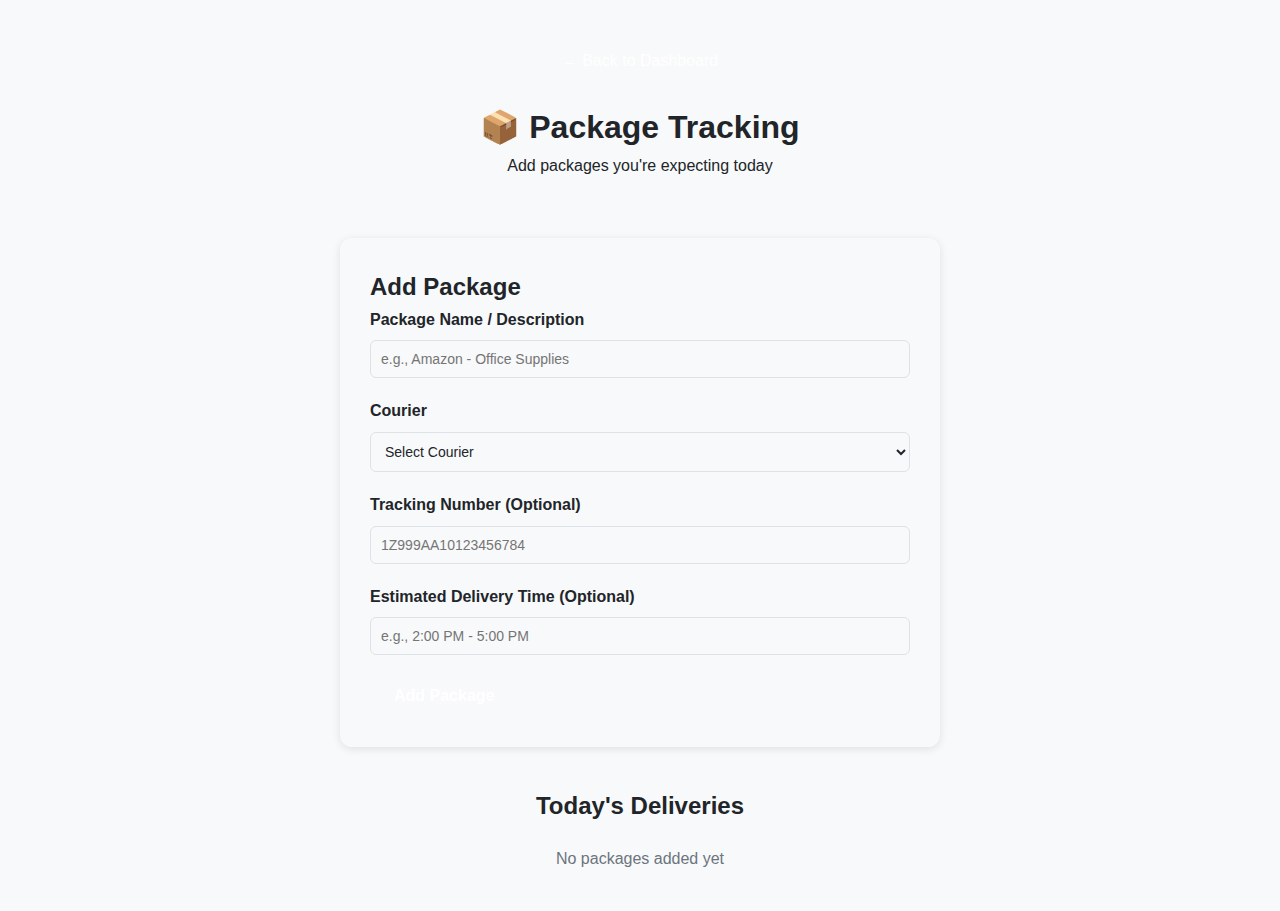
<file: public/packages.html>
<!DOCTYPE html>
<html lang="en">
<head>
    <meta charset="UTF-8">
    <meta name="viewport" content="width=device-width, initial-scale=1.0">
    <title>Package Tracking - Briefing</title>
    <link rel="stylesheet" href="css/styles.css">
    <style>
        .package-form {
            max-width: 600px;
            margin: 40px auto;
            padding: 30px;
            background: var(--card-bg);
            border-radius: 12px;
            box-shadow: 0 2px 8px rgba(0,0,0,0.1);
        }
        .form-group {
            margin-bottom: 20px;
        }
        .form-group label {
            display: block;
            margin-bottom: 8px;
            font-weight: 600;
            color: var(--text-primary);
        }
        .form-group input,
        .form-group select {
            width: 100%;
            padding: 10px;
            border: 1px solid var(--border-color);
            border-radius: 6px;
            background: var(--bg-primary);
            color: var(--text-primary);
            font-size: 14px;
        }
        .btn-add {
            background: var(--accent-color);
            color: white;
            padding: 12px 24px;
            border: none;
            border-radius: 6px;
            cursor: pointer;
            font-size: 16px;
            font-weight: 600;
        }
        .btn-add:hover {
            opacity: 0.9;
        }
        .package-list {
            max-width: 800px;
            margin: 40px auto;
        }
        .package-item {
            background: var(--card-bg);
            padding: 20px;
            margin-bottom: 15px;
            border-radius: 8px;
            display: flex;
            justify-content: space-between;
            align-items: center;
        }
        .package-info h3 {
            margin: 0 0 8px 0;
            color: var(--text-primary);
        }
        .package-info p {
            margin: 4px 0;
            color: var(--text-secondary);
            font-size: 14px;
        }
        .btn-delete {
            background: #dc3545;
            color: white;
            padding: 8px 16px;
            border: none;
            border-radius: 6px;
            cursor: pointer;
        }
        .btn-delete:hover {
            background: #c82333;
        }
        .page-header {
            text-align: center;
            padding: 40px 20px 20px;
        }
        .btn-back {
            display: inline-block;
            margin-bottom: 20px;
            padding: 8px 16px;
            background: var(--accent-color);
            color: white;
            text-decoration: none;
            border-radius: 6px;
        }
    </style>
</head>
<body>
    <div class="page-header">
        <a href="/" class="btn-back">← Back to Dashboard</a>
        <h1>📦 Package Tracking</h1>
        <p>Add packages you're expecting today</p>
    </div>

    <div class="package-form">
        <h2>Add Package</h2>
        <form id="packageForm">
            <div class="form-group">
                <label for="packageName">Package Name / Description</label>
                <input type="text" id="packageName" required placeholder="e.g., Amazon - Office Supplies">
            </div>
            <div class="form-group">
                <label for="courier">Courier</label>
                <select id="courier" required>
                    <option value="">Select Courier</option>
                    <option value="Amazon">Amazon</option>
                    <option value="UPS">UPS</option>
                    <option value="FedEx">FedEx</option>
                    <option value="USPS">USPS</option>
                    <option value="DHL">DHL</option>
                    <option value="Other">Other</option>
                </select>
            </div>
            <div class="form-group">
                <label for="tracking">Tracking Number (Optional)</label>
                <input type="text" id="tracking" placeholder="1Z999AA10123456784">
            </div>
            <div class="form-group">
                <label for="deliveryTime">Estimated Delivery Time (Optional)</label>
                <input type="text" id="deliveryTime" placeholder="e.g., 2:00 PM - 5:00 PM">
            </div>
            <button type="submit" class="btn-add">Add Package</button>
        </form>
    </div>

    <div class="package-list">
        <h2 style="text-align: center; margin-bottom: 20px;">Today's Deliveries</h2>
        <div id="packagesList"></div>
    </div>

    <script>
        // Load packages from localStorage
        function loadPackages() {
            const packages = JSON.parse(localStorage.getItem('packages') || '[]');
            renderPackages(packages);
        }

        function renderPackages(packages) {
            const container = document.getElementById('packagesList');

            if (packages.length === 0) {
                container.innerHTML = '<p style="text-align: center; color: var(--text-secondary);">No packages added yet</p>';
                return;
            }

            container.innerHTML = packages.map((pkg, index) => `
                <div class="package-item">
                    <div class="package-info">
                        <h3>${pkg.name}</h3>
                        <p><strong>Courier:</strong> ${pkg.courier}</p>
                        ${pkg.tracking ? `<p><strong>Tracking:</strong> ${pkg.tracking}</p>` : ''}
                        ${pkg.deliveryTime ? `<p><strong>Delivery:</strong> ${pkg.deliveryTime}</p>` : ''}
                    </div>
                    <button class="btn-delete" onclick="deletePackage(${index})">Delete</button>
                </div>
            `).join('');
        }

        function deletePackage(index) {
            const packages = JSON.parse(localStorage.getItem('packages') || '[]');
            packages.splice(index, 1);
            localStorage.setItem('packages', JSON.stringify(packages));
            saveToServer(packages);
            loadPackages();
        }

        async function saveToServer(packages) {
            // Save to server's shipments_manual.json
            const data = {
                timestamp: new Date().toISOString(),
                email: 'manual',
                total_shipments: packages.length,
                today_count: packages.length,
                deliveries: packages.map(pkg => ({
                    subject: pkg.name,
                    from: 'Manual Entry',
                    date: new Date().toISOString(),
                    tracking_numbers: pkg.tracking ? [pkg.tracking] : [],
                    delivery_date: pkg.deliveryTime || 'Today',
                    courier: pkg.courier
                })),
                all_shipments: packages.map(pkg => ({
                    subject: pkg.name,
                    from: 'Manual Entry',
                    date: new Date().toISOString(),
                    tracking_numbers: pkg.tracking ? [pkg.tracking] : [],
                    delivery_date: pkg.deliveryTime || 'Today',
                    courier: pkg.courier
                }))
            };

            try {
                await fetch('/api/save-packages', {
                    method: 'POST',
                    headers: { 'Content-Type': 'application/json' },
                    body: JSON.stringify(data)
                });
            } catch (error) {
                console.error('Error saving packages to server:', error);
            }
        }

        document.getElementById('packageForm').addEventListener('submit', function(e) {
            e.preventDefault();

            const pkg = {
                name: document.getElementById('packageName').value,
                courier: document.getElementById('courier').value,
                tracking: document.getElementById('tracking').value,
                deliveryTime: document.getElementById('deliveryTime').value,
                addedAt: new Date().toISOString()
            };

            const packages = JSON.parse(localStorage.getItem('packages') || '[]');
            packages.push(pkg);
            localStorage.setItem('packages', JSON.stringify(packages));
            saveToServer(packages);

            // Reset form
            this.reset();

            // Reload display
            loadPackages();
        });

        // Load packages on page load
        loadPackages();

        // Clear old packages daily (at midnight)
        const lastClear = localStorage.getItem('lastPackageClear');
        const today = new Date().toDateString();
        if (lastClear !== today) {
            localStorage.setItem('packages', '[]');
            localStorage.setItem('lastPackageClear', today);
            loadPackages();
        }
    </script>
</body>
</html>
</file>
<file: public/css/styles.css>
/* ==================== CSS Variables ==================== */
:root {
    /* Light theme colors */
    --bg-primary: #f8f9fa;
    --bg-secondary: #ffffff;
    --bg-tertiary: #e9ecef;
    --text-primary: #212529;
    --text-secondary: #6c757d;
    --text-tertiary: #adb5bd;
    --border-color: #dee2e6;
    --shadow-sm: 0 2px 4px rgba(0, 0, 0, 0.05);
    --shadow-md: 0 4px 12px rgba(0, 0, 0, 0.1);
    --shadow-lg: 0 8px 24px rgba(0, 0, 0, 0.15);
    --accent-primary: #6366f1;
    --accent-secondary: #8b5cf6;
    --accent-hover: #4f46e5;
    --success: #10b981;
    --warning: #f59e0b;
    --error: #ef4444;
}

[data-theme="dark"] {
    /* Dark theme colors */
    --bg-primary: #111827;
    --bg-secondary: #1f2937;
    --bg-tertiary: #374151;
    --text-primary: #f9fafb;
    --text-secondary: #d1d5db;
    --text-tertiary: #9ca3af;
    --border-color: #374151;
    --shadow-sm: 0 2px 4px rgba(0, 0, 0, 0.3);
    --shadow-md: 0 4px 12px rgba(0, 0, 0, 0.4);
    --shadow-lg: 0 8px 24px rgba(0, 0, 0, 0.5);
}

/* ==================== Base Styles ==================== */
* {
    margin: 0;
    padding: 0;
    box-sizing: border-box;
}

body {
    font-family: -apple-system, BlinkMacSystemFont, 'Segoe UI', 'Roboto', 'Oxygen',
        'Ubuntu', 'Cantarell', 'Fira Sans', 'Droid Sans', 'Helvetica Neue', sans-serif;
    background: var(--bg-primary);
    color: var(--text-primary);
    line-height: 1.6;
    transition: background-color 0.3s ease, color 0.3s ease;
}

.container {
    max-width: 1400px;
    margin: 0 auto;
    padding: 0 20px;
}

/* ==================== Header ==================== */
.header {
    background: var(--bg-secondary);
    border-bottom: 1px solid var(--border-color);
    padding: 1.5rem 0;
    position: sticky;
    top: 0;
    z-index: 100;
    box-shadow: var(--shadow-sm);
    transition: all 0.3s ease;
}

.header-content {
    max-width: 1400px;
    margin: 0 auto;
    padding: 0 20px;
    display: flex;
    justify-content: space-between;
    align-items: center;
}

.logo {
    font-size: 1.75rem;
    font-weight: 700;
    color: var(--text-primary);
    display: flex;
    align-items: center;
    gap: 0.5rem;
}

.logo-icon {
    font-size: 2rem;
}

.header-actions {
    display: flex;
    gap: 0.75rem;
    align-items: center;
}

/* ==================== Buttons ==================== */
.btn {
    padding: 0.625rem 1.25rem;
    border: none;
    border-radius: 8px;
    font-size: 0.95rem;
    font-weight: 500;
    cursor: pointer;
    display: inline-flex;
    align-items: center;
    gap: 0.5rem;
    transition: all 0.2s ease;
    background: var(--bg-tertiary);
    color: var(--text-primary);
}

.btn:hover {
    transform: translateY(-1px);
    box-shadow: var(--shadow-md);
}

.btn:active {
    transform: translateY(0);
}

.btn-primary {
    background: linear-gradient(135deg, var(--accent-primary), var(--accent-secondary));
    color: white;
}

.btn-primary:hover {
    background: linear-gradient(135deg, var(--accent-hover), var(--accent-primary));
}

.btn-icon-only {
    padding: 0.625rem;
    min-width: 44px;
    justify-content: center;
}

.btn-icon {
    font-size: 1.1rem;
}

.theme-icon {
    font-size: 1.2rem;
}

/* ==================== Page Layout ==================== */
.page-container {
    display: flex;
    max-width: 1600px;
    margin: 0 auto;
    gap: 0;
}

/* ==================== Sidebar ==================== */
.sidebar {
    width: 260px;
    min-width: 260px;
    background: var(--bg-secondary);
    border-right: 1px solid var(--border-color);
    position: sticky;
    top: 72px;
    height: calc(100vh - 72px);
    overflow-y: auto;
    padding: 1.5rem 0;
    scrollbar-width: thin;
    scrollbar-color: var(--border-color) transparent;
}

.sidebar::-webkit-scrollbar {
    width: 6px;
}

.sidebar::-webkit-scrollbar-track {
    background: transparent;
}

.sidebar::-webkit-scrollbar-thumb {
    background: var(--border-color);
    border-radius: 3px;
}

.sidebar::-webkit-scrollbar-thumb:hover {
    background: var(--text-tertiary);
}

.sidebar-section {
    padding: 0 1.25rem;
}

.sidebar-title {
    font-size: 0.75rem;
    font-weight: 600;
    text-transform: uppercase;
    letter-spacing: 0.5px;
    color: var(--text-tertiary);
    margin-bottom: 1rem;
}

.category-nav {
    display: flex;
    flex-direction: column;
    gap: 0.25rem;
}

.category-item {
    display: flex;
    align-items: center;
    justify-content: space-between;
    padding: 0.75rem 1rem;
    border: none;
    background: transparent;
    color: var(--text-secondary);
    border-radius: 8px;
    font-size: 0.95rem;
    font-weight: 500;
    cursor: pointer;
    transition: all 0.2s ease;
    text-align: left;
    width: 100%;
}

.category-item:hover {
    background: var(--bg-tertiary);
    color: var(--text-primary);
}

.category-item.active {
    background: var(--accent-primary);
    color: white;
}

.category-name {
    flex: 1;
}

.category-count {
    font-size: 0.85rem;
    opacity: 0.7;
    font-weight: 600;
}

/* ==================== Main Content ==================== */
.main {
    flex: 1;
    padding: 2rem;
    min-height: calc(100vh - 200px);
    max-width: 100%;
}

/* ==================== Loading State ==================== */
.loading-state {
    display: flex;
    flex-direction: column;
    align-items: center;
    justify-content: center;
    padding: 4rem 2rem;
    gap: 1.5rem;
}

.spinner {
    width: 48px;
    height: 48px;
    border: 4px solid var(--bg-tertiary);
    border-top-color: var(--accent-primary);
    border-radius: 50%;
    animation: spin 0.8s linear infinite;
}

@keyframes spin {
    to { transform: rotate(360deg); }
}

.loading-state p {
    font-size: 1.1rem;
    color: var(--text-secondary);
}

/* ==================== Error State ==================== */
.error-state, .empty-state {
    display: flex;
    flex-direction: column;
    align-items: center;
    justify-content: center;
    padding: 4rem 2rem;
    text-align: center;
    gap: 1rem;
}

.error-icon, .empty-icon {
    font-size: 4rem;
    margin-bottom: 1rem;
}

.error-state h2, .empty-state h2 {
    font-size: 1.75rem;
    margin-bottom: 0.5rem;
    color: var(--text-primary);
}

.error-state p, .empty-state p {
    font-size: 1.1rem;
    color: var(--text-secondary);
    margin-bottom: 1.5rem;
}

/* ==================== Feed Errors Alert ==================== */
.feed-errors {
    margin-bottom: 2rem;
}

.alert {
    padding: 1rem 1.5rem;
    border-radius: 8px;
    background: var(--bg-secondary);
    border-left: 4px solid var(--warning);
    box-shadow: var(--shadow-sm);
}

.alert strong {
    display: block;
    margin-bottom: 0.5rem;
}

.alert ul {
    margin-left: 1.5rem;
    color: var(--text-secondary);
}

.alert ul li {
    margin-bottom: 0.25rem;
}

/* ==================== Cards Grid ==================== */
.cards-grid {
    display: grid;
    grid-template-columns: repeat(auto-fill, minmax(320px, 1fr));
    gap: 1.5rem;
    animation: fadeIn 0.5s ease-in;
}

@keyframes fadeIn {
    from {
        opacity: 0;
        transform: translateY(10px);
    }
    to {
        opacity: 1;
        transform: translateY(0);
    }
}

/* ==================== Card Component ==================== */
.card {
    background: var(--bg-secondary);
    border-radius: 12px;
    overflow: hidden;
    box-shadow: var(--shadow-sm);
    transition: all 0.3s ease;
    cursor: pointer;
    display: flex;
    flex-direction: column;
    border: 1px solid var(--border-color);
}

.card:hover {
    transform: translateY(-4px);
    box-shadow: var(--shadow-lg);
}

.card-image-container {
    position: relative;
    width: 100%;
    padding-bottom: 56.25%; /* 16:9 aspect ratio */
    background: linear-gradient(135deg, var(--accent-primary), var(--accent-secondary));
    overflow: hidden;
}

.card-image {
    position: absolute;
    top: 0;
    left: 0;
    width: 100%;
    height: 100%;
    object-fit: cover;
}

.card-placeholder {
    position: absolute;
    top: 0;
    left: 0;
    width: 100%;
    height: 100%;
    display: flex;
    align-items: center;
    justify-content: center;
    font-size: 3rem;
    color: rgba(255, 255, 255, 0.3);
}

.card-source-badge {
    position: absolute;
    top: 12px;
    left: 12px;
    background: rgba(0, 0, 0, 0.75);
    color: white;
    padding: 0.35rem 0.75rem;
    border-radius: 6px;
    font-size: 0.75rem;
    font-weight: 600;
    text-transform: uppercase;
    letter-spacing: 0.5px;
    backdrop-filter: blur(8px);
}

.card-category-badge {
    position: absolute;
    top: 12px;
    right: 12px;
    background: rgba(99, 102, 241, 0.9);
    color: white;
    padding: 0.35rem 0.75rem;
    border-radius: 6px;
    font-size: 0.7rem;
    font-weight: 600;
    text-transform: uppercase;
    letter-spacing: 0.5px;
    backdrop-filter: blur(8px);
}

.card-content {
    padding: 1.25rem;
    flex: 1;
    display: flex;
    flex-direction: column;
}

.card-title {
    font-size: 1.15rem;
    font-weight: 600;
    color: var(--text-primary);
    margin-bottom: 0.75rem;
    line-height: 1.4;
    display: -webkit-box;
    -webkit-line-clamp: 2;
    -webkit-box-orient: vertical;
    overflow: hidden;
}

.card-description {
    font-size: 0.95rem;
    color: var(--text-secondary);
    line-height: 1.6;
    margin-bottom: 1rem;
    flex: 1;
    display: -webkit-box;
    -webkit-line-clamp: 3;
    -webkit-box-orient: vertical;
    overflow: hidden;
}

.card-footer {
    display: flex;
    justify-content: space-between;
    align-items: center;
    padding-top: 0.75rem;
    border-top: 1px solid var(--border-color);
}

.card-date {
    font-size: 0.85rem;
    color: var(--text-tertiary);
    font-weight: 500;
}

.card-read-more {
    font-size: 0.85rem;
    color: var(--accent-primary);
    font-weight: 600;
    text-decoration: none;
    display: inline-flex;
    align-items: center;
    gap: 0.25rem;
}

.card-read-more:hover {
    color: var(--accent-hover);
}

/* ==================== Footer ==================== */
.footer {
    background: var(--bg-secondary);
    border-top: 1px solid var(--border-color);
    padding: 1.5rem 0;
    margin-top: 3rem;
}

.footer-content {
    max-width: 1400px;
    margin: 0 auto;
    padding: 0 20px;
    display: flex;
    align-items: center;
    justify-content: center;
    gap: 0.75rem;
    font-size: 0.9rem;
    color: var(--text-tertiary);
}

.footer-divider {
    color: var(--text-tertiary);
}

.last-updated, .article-count {
    font-weight: 500;
}

/* ==================== Utility Classes ==================== */
.hidden {
    display: none !important;
}

/* ==================== Responsive Design ==================== */
@media (max-width: 768px) {
    .page-container {
        flex-direction: column;
    }

    .sidebar {
        width: 100%;
        min-width: 100%;
        position: static;
        height: auto;
        border-right: none;
        border-bottom: 1px solid var(--border-color);
        padding: 1rem;
    }

    .sidebar-section {
        padding: 0;
    }

    .category-nav {
        display: grid;
        grid-template-columns: repeat(2, 1fr);
        gap: 0.5rem;
    }

    .category-item {
        padding: 0.6rem 0.75rem;
        font-size: 0.85rem;
    }

    .header-content {
        flex-direction: column;
        gap: 1rem;
        align-items: flex-start;
    }

    .logo {
        font-size: 1.5rem;
    }

    .logo-icon {
        font-size: 1.75rem;
    }

    .header-actions {
        width: 100%;
        justify-content: flex-end;
    }

    .cards-grid {
        grid-template-columns: 1fr;
        gap: 1.25rem;
    }

    .main {
        padding: 1.5rem 1rem;
    }

    .footer-content {
        flex-direction: column;
        gap: 0.5rem;
    }

    .footer-divider {
        display: none;
    }
}

@media (min-width: 769px) and (max-width: 1200px) {
    .cards-grid {
        grid-template-columns: repeat(auto-fill, minmax(280px, 1fr));
    }
}

@media (min-width: 1201px) {
    .cards-grid {
        grid-template-columns: repeat(auto-fill, minmax(350px, 1fr));
    }
}

/* ==================== Print Styles ==================== */
@media print {
    .header-actions, .footer {
        display: none;
    }

    .card {
        break-inside: avoid;
        page-break-inside: avoid;
    }
}
</file>
